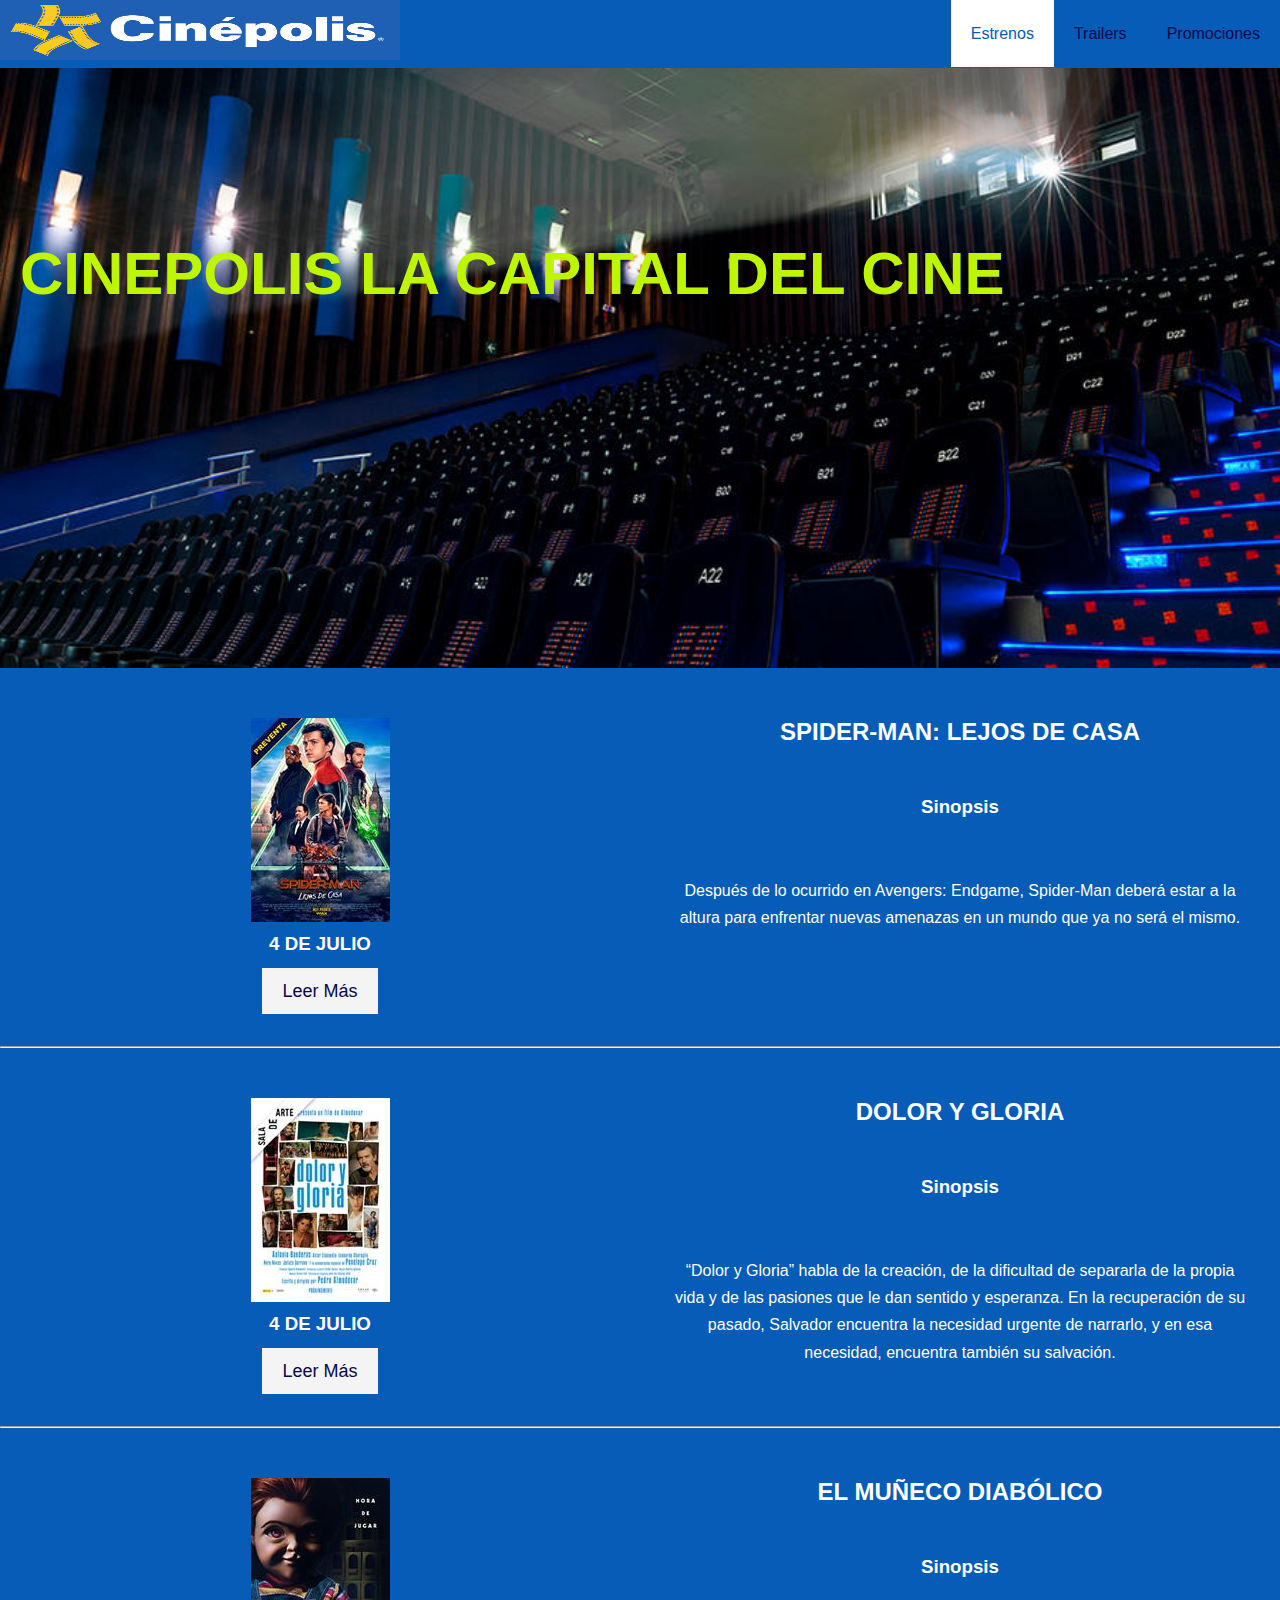
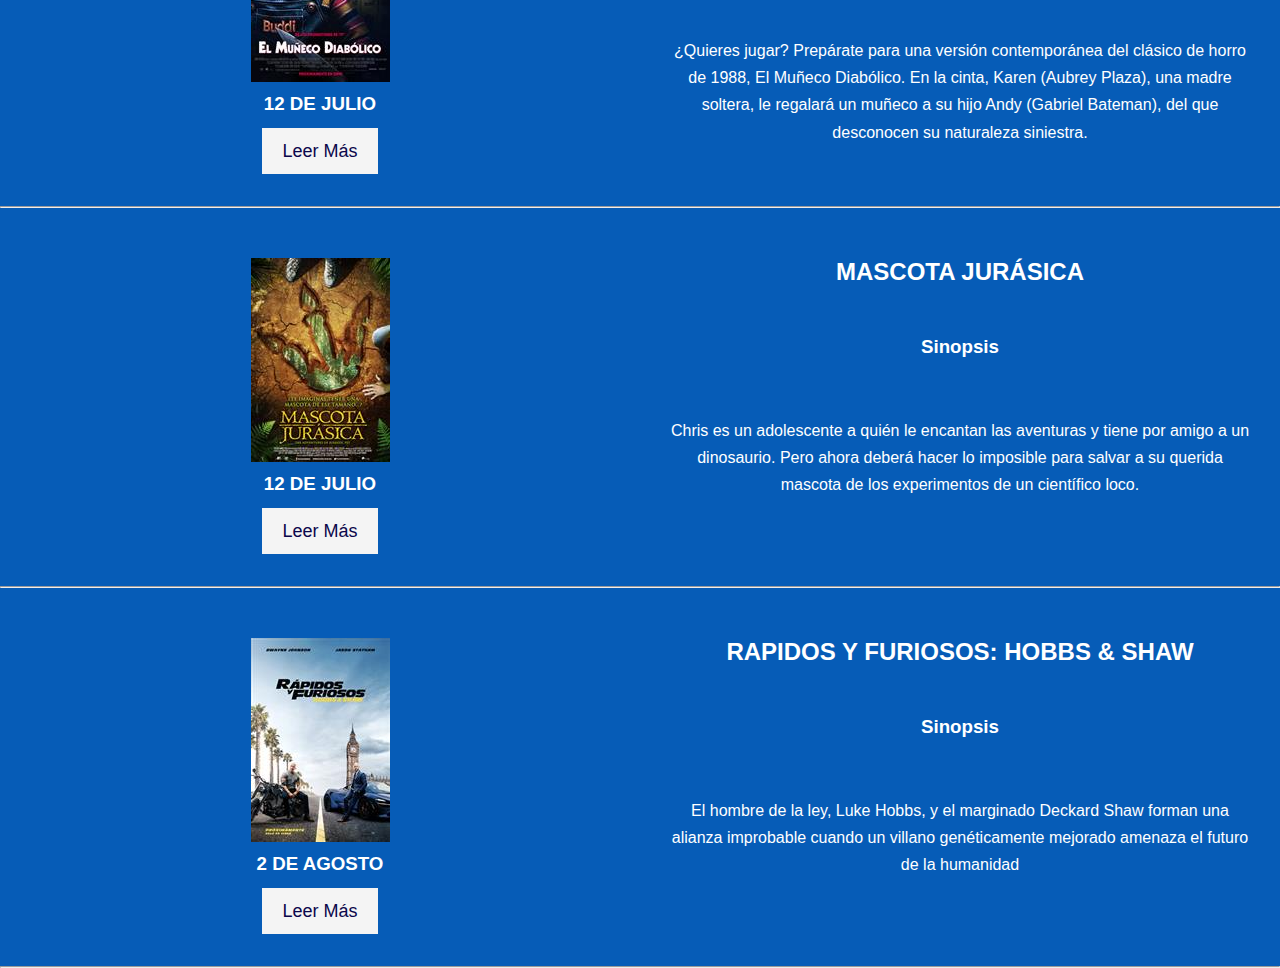
<file: index.html>
<!DOCTYPE html>
<html lang="en" dir="ltr">
  <head>
    <meta charset="utf-8">
    <meta name="viewport" content="width=device-width, initial-scale=1.0">
    <meta name="description" content="Examen">
    <meta name="keywords" content="Modulo 6 HTML">
    <meta name="robots" content="NOINDEX, NOFOLLOW">
    <meta name="author" content="FIME">
    <title> ESTRENOS | CINE</title>
    <link rel = "stylesheet" type = "text/css" href = "./CSS/styles.css">
  </head>
<body>
	<header>
	<nav id = "navbar">
		<div class = "navbar">
			<a href="./index.html"><img src=".\Imagenes\logo.png" alt="rayados" width = "400" height = "60"></a>
			<ul>
				<li><a class = "current" href = "./index.html">Estrenos</a></li>
				<li><a href = "./trailers.html">Trailers</a></li>
				<li><a href = "./promos.html">Promociones</a></li>
			</ul>
		</div>
    <div id = "welcome">
      <div class = "container">
        <div class = "welcome-content">
          <h1>CINEPOLIS LA CAPITAL DEL CINE</h1>
        </div>
      </div>
    </div>
    <section id = "home-info">
  <div class = "info-content1">
      <img src=".\Imagenes\spidy.jpg" alt="">
      <h3>4 DE JULIO</h3>
      <a href = "https://www.cinepolis.com/pelicula/spider-man-lejos-de-casa" class = "btn btn-light"> Leer Más</a>
  </div>
  <div class = "info-content1">
    <h2> SPIDER-MAN: LEJOS DE CASA</h2><br>
    <h3>Sinopsis</h3><br>
    <p>Después de lo ocurrido en Avengers: Endgame, Spider-Man deberá estar a la altura para enfrentar nuevas amenazas en un mundo que ya no será el mismo.</p>
  </div>
</section><hr>
  <section id = "home-info">
    <div class = "info-content1">
      <img src=".\Imagenes\dolor.jpg" alt="">
      <h3>4 DE JULIO</h3>
      <a href = "https://www.cinepolis.com/pelicula/dolor-y-gloria" class = "btn btn-light"> Leer Más</a>
    </div>
    <div class = "info-content1">
      <h2>DOLOR Y GLORIA</h2><br>
      <h3>Sinopsis</h3><br>
      <p>“Dolor y Gloria” habla de la creación, de la dificultad de separarla de la propia vida y de las pasiones que le dan sentido y esperanza. En la recuperación de su pasado, Salvador encuentra la necesidad urgente de narrarlo, y en esa necesidad, encuentra también su salvación.</p>
    </div>
  </section><hr>
  <section id = "home-info">
    <div class = "info-content1">
      <img src=".\Imagenes\chuky.jpg" alt="">
      <h3>12 DE JULIO</h3>
      <a href = "https://www.cinepolis.com/pelicula/el-muneco-diabolico" class = "btn btn-light"> Leer Más</a>
    </div>
    <div class = "info-content1">
      <h2>EL MUÑECO DIABÓLICO</h2><br>
      <h3>Sinopsis</h3><br>
      <p>¿Quieres jugar? Prepárate para una versión contemporánea del clásico de horro de 1988, El Muñeco Diabólico. En la cinta, Karen (Aubrey Plaza), una madre soltera, le regalará un muñeco a su hijo Andy (Gabriel Bateman), del que desconocen su naturaleza siniestra.</p>
    </div>
  </section><hr>
  <section id = "home-info">
    <div class = "info-content1">
      <img src=".\Imagenes\mascota.jpg" alt="">
      <h3>12 DE JULIO</h3>
      <a href = "https://www.cinepolis.com/pelicula/mascota-jurasica" class = "btn btn-light"> Leer Más</a>
    </div>
    <div class = "info-content1">
      <h2>MASCOTA JURÁSICA</h2><br>
      <h3>Sinopsis</h3><br>
      <p>Chris es un adolescente a quién le encantan las aventuras y tiene por amigo a un dinosaurio. Pero ahora deberá hacer lo imposible para salvar a su querida mascota de los experimentos de un científico loco.</p>
    </div>
  </section><hr>
  <section id = "home-info">
    <div class = "info-content1">
      <img src=".\Imagenes\rapidos.jpg" alt="">
      <h3>2 DE AGOSTO</h3>
      <a href = "https://www.cinepolis.com/pelicula/rapidos-y-furiosos-hobbs-shaw" class = "btn btn-light"> Leer Más</a>
    </div>
    <div class = "info-content1">
      <h2>RAPIDOS Y FURIOSOS: HOBBS & SHAW</h2><br>
      <h3>Sinopsis</h3><br>
      <p>El hombre de la ley, Luke Hobbs, y el marginado Deckard Shaw forman una alianza improbable cuando un villano genéticamente mejorado amenaza el futuro de la humanidad</p>
    </div>
  </section><hr>
	</nav>
</body>
</html>
</file>
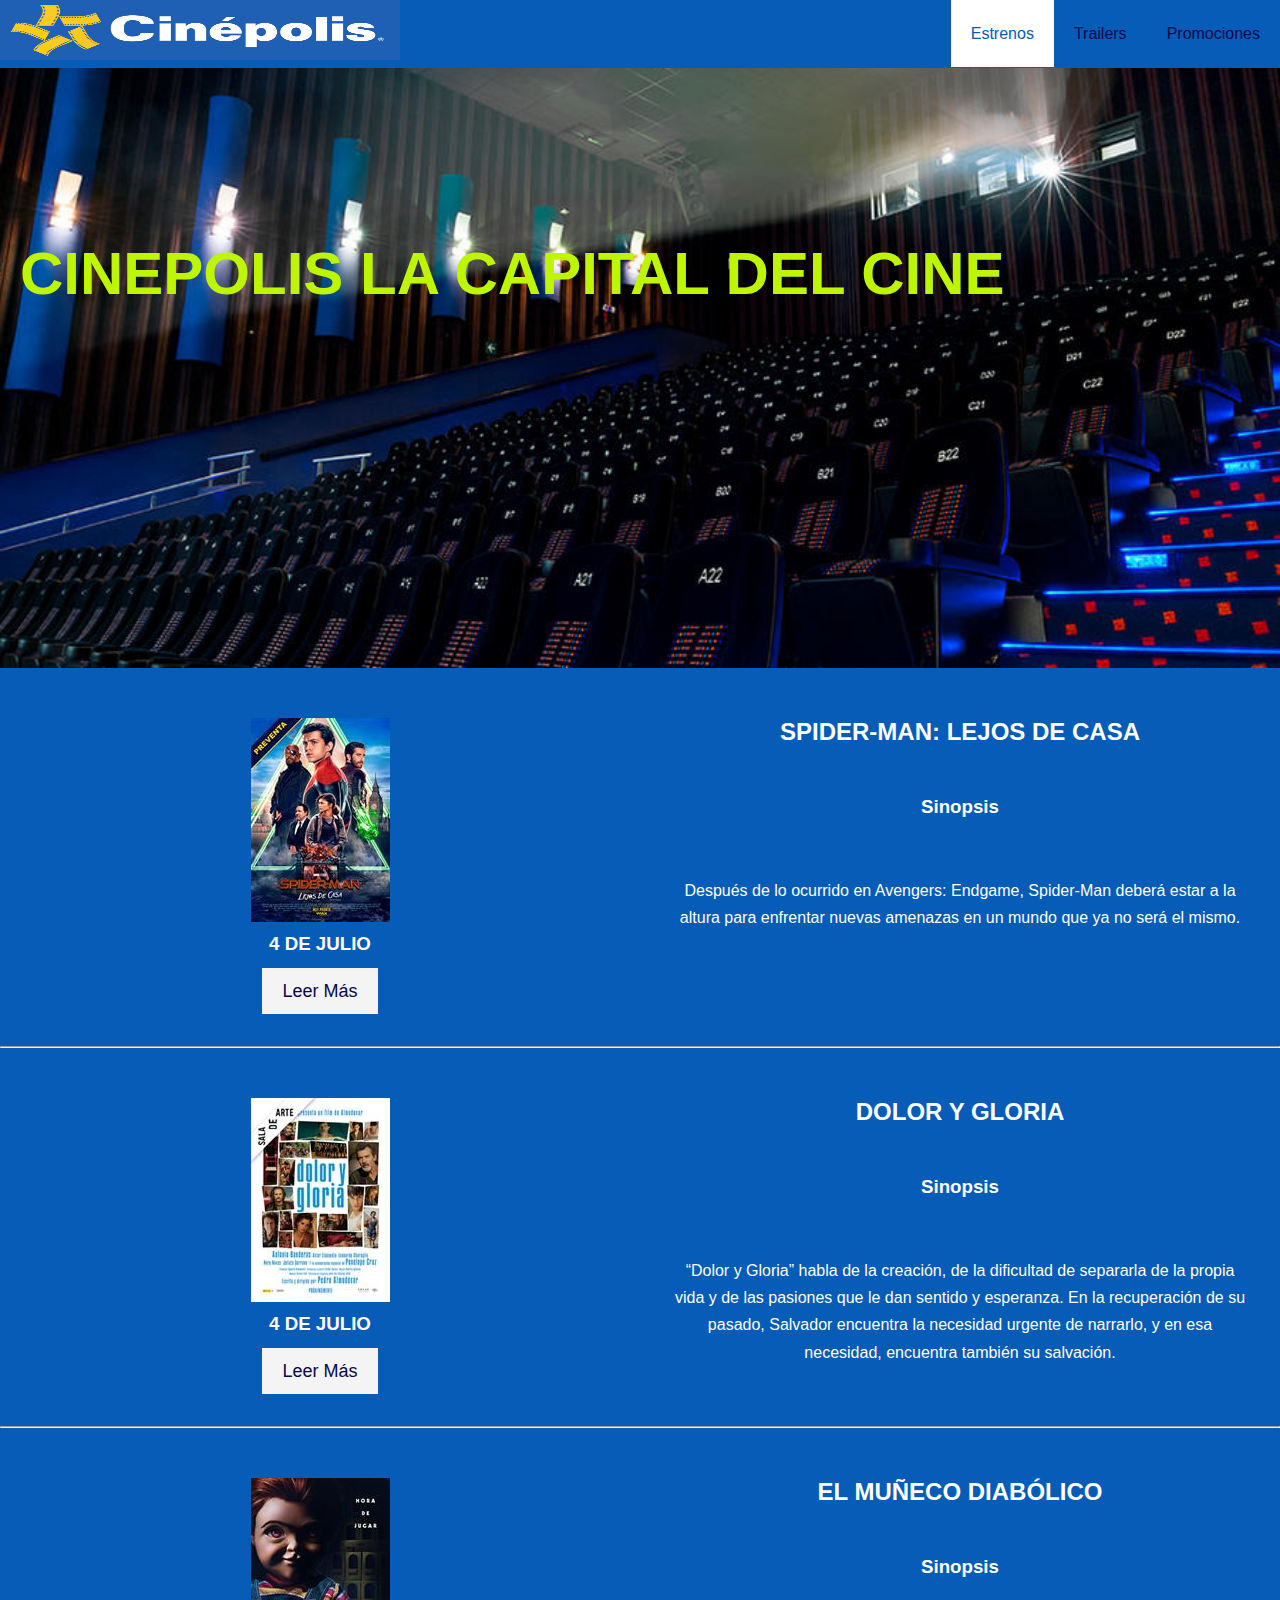
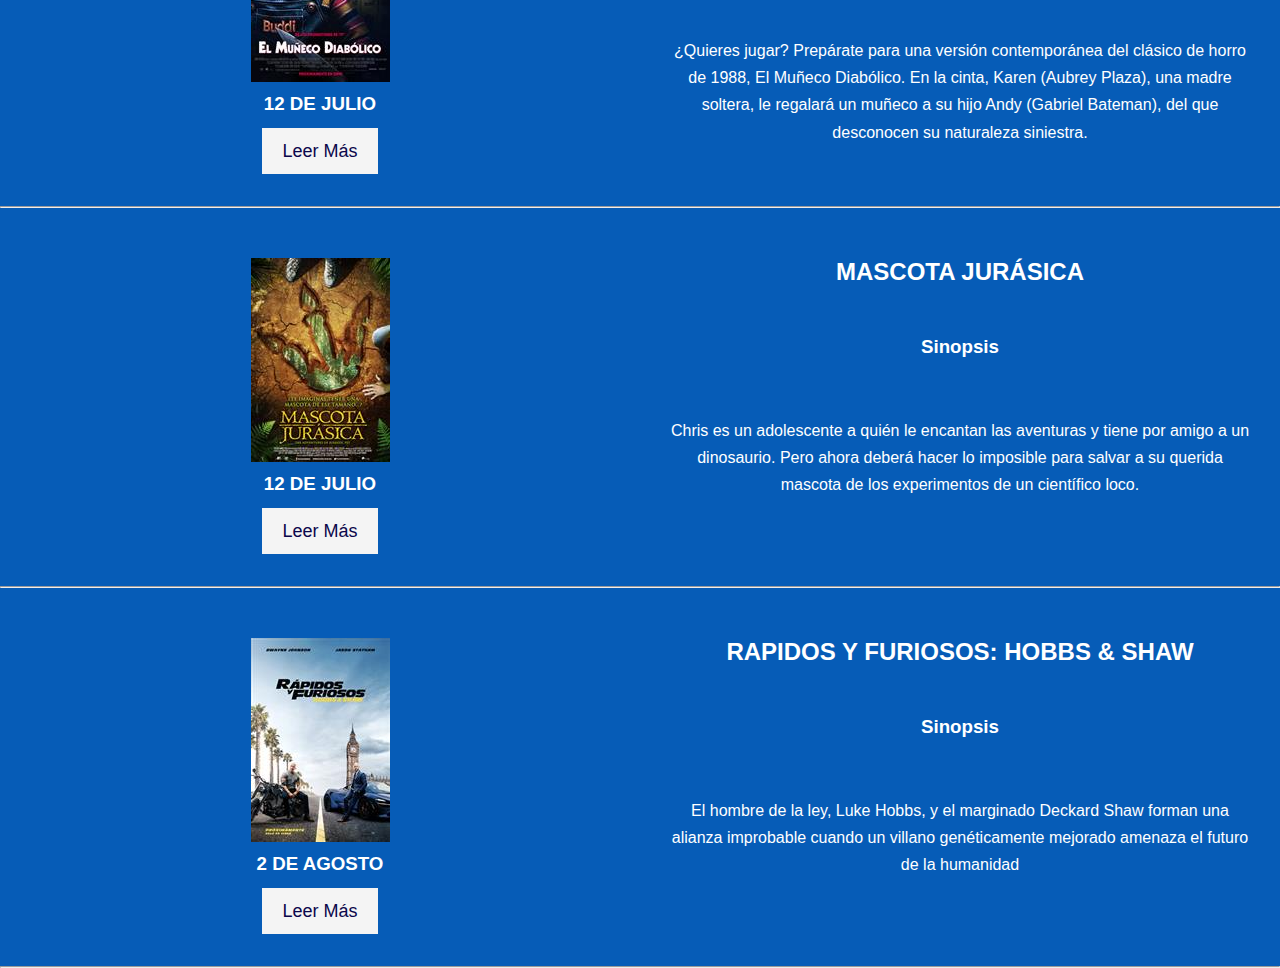
<file: estrenos.html>
<!DOCTYPE html>
<html lang="en" dir="ltr">
  <head>
    <meta charset="utf-8">
    <meta name="viewport" content="width=device-width, initial-scale=1.0">
    <meta name="description" content="Examen">
    <meta name="keywords" content="Modulo 6 HTML">
    <meta name="robots" content="NOINDEX, NOFOLLOW">
    <meta name="author" content="FIME">
    <title> ESTRENOS | CINE</title>
    <link rel = "stylesheet" type = "text/css" href = "./CSS/styles.css">
  </head>
<body>
	<header>
	<nav id = "navbar">
		<div class = "navbar">
			<a href="./estrenos.html"><img src=".\Imagenes\logo.png" alt="rayados" width = "400" height = "60"></a>
			<ul>
				<li><a class = "current" href = "./estrenos.html">Estrenos</a></li>
				<li><a href = "./trailers.html">Trailers</a></li>
				<li><a href = "./promos.html">Promociones</a></li>
			</ul>
		</div>
    <div id = "welcome">
      <div class = "container">
        <div class = "welcome-content">
          <h1>CINEPOLIS LA CAPITAL DEL CINE</h1>
        </div>
      </div>
    </div>
    <section id = "home-info">
  <div class = "info-content1">
      <img src=".\Imagenes\spidy.jpg" alt="">
      <h3>4 DE JULIO</h3>
      <a href = "https://www.cinepolis.com/pelicula/spider-man-lejos-de-casa" class = "btn btn-light"> Leer Más</a>
  </div>
  <div class = "info-content1">
    <h2> SPIDER-MAN: LEJOS DE CASA</h2><br>
    <h3>Sinopsis</h3><br>
    <p>Después de lo ocurrido en Avengers: Endgame, Spider-Man deberá estar a la altura para enfrentar nuevas amenazas en un mundo que ya no será el mismo.</p>
  </div>
</section><hr>
  <section id = "home-info">
    <div class = "info-content1">
      <img src=".\Imagenes\dolor.jpg" alt="">
      <h3>4 DE JULIO</h3>
      <a href = "https://www.cinepolis.com/pelicula/dolor-y-gloria" class = "btn btn-light"> Leer Más</a>
    </div>
    <div class = "info-content1">
      <h2>DOLOR Y GLORIA</h2><br>
      <h3>Sinopsis</h3><br>
      <p>“Dolor y Gloria” habla de la creación, de la dificultad de separarla de la propia vida y de las pasiones que le dan sentido y esperanza. En la recuperación de su pasado, Salvador encuentra la necesidad urgente de narrarlo, y en esa necesidad, encuentra también su salvación.</p>
    </div>
  </section><hr>
  <section id = "home-info">
    <div class = "info-content1">
      <img src=".\Imagenes\chuky.jpg" alt="">
      <h3>12 DE JULIO</h3>
      <a href = "https://www.cinepolis.com/pelicula/el-muneco-diabolico" class = "btn btn-light"> Leer Más</a>
    </div>
    <div class = "info-content1">
      <h2>EL MUÑECO DIABÓLICO</h2><br>
      <h3>Sinopsis</h3><br>
      <p>¿Quieres jugar? Prepárate para una versión contemporánea del clásico de horro de 1988, El Muñeco Diabólico. En la cinta, Karen (Aubrey Plaza), una madre soltera, le regalará un muñeco a su hijo Andy (Gabriel Bateman), del que desconocen su naturaleza siniestra.</p>
    </div>
  </section><hr>
  <section id = "home-info">
    <div class = "info-content1">
      <img src=".\Imagenes\mascota.jpg" alt="">
      <h3>12 DE JULIO</h3>
      <a href = "https://www.cinepolis.com/pelicula/mascota-jurasica" class = "btn btn-light"> Leer Más</a>
    </div>
    <div class = "info-content1">
      <h2>MASCOTA JURÁSICA</h2><br>
      <h3>Sinopsis</h3><br>
      <p>Chris es un adolescente a quién le encantan las aventuras y tiene por amigo a un dinosaurio. Pero ahora deberá hacer lo imposible para salvar a su querida mascota de los experimentos de un científico loco.</p>
    </div>
  </section><hr>
  <section id = "home-info">
    <div class = "info-content1">
      <img src=".\Imagenes\rapidos.jpg" alt="">
      <h3>2 DE AGOSTO</h3>
      <a href = "https://www.cinepolis.com/pelicula/rapidos-y-furiosos-hobbs-shaw" class = "btn btn-light"> Leer Más</a>
    </div>
    <div class = "info-content1">
      <h2>RAPIDOS Y FURIOSOS: HOBBS & SHAW</h2><br>
      <h3>Sinopsis</h3><br>
      <p>El hombre de la ley, Luke Hobbs, y el marginado Deckard Shaw forman una alianza improbable cuando un villano genéticamente mejorado amenaza el futuro de la humanidad</p>
    </div>
  </section><hr>
	</nav>
</body>
</html>
</file>
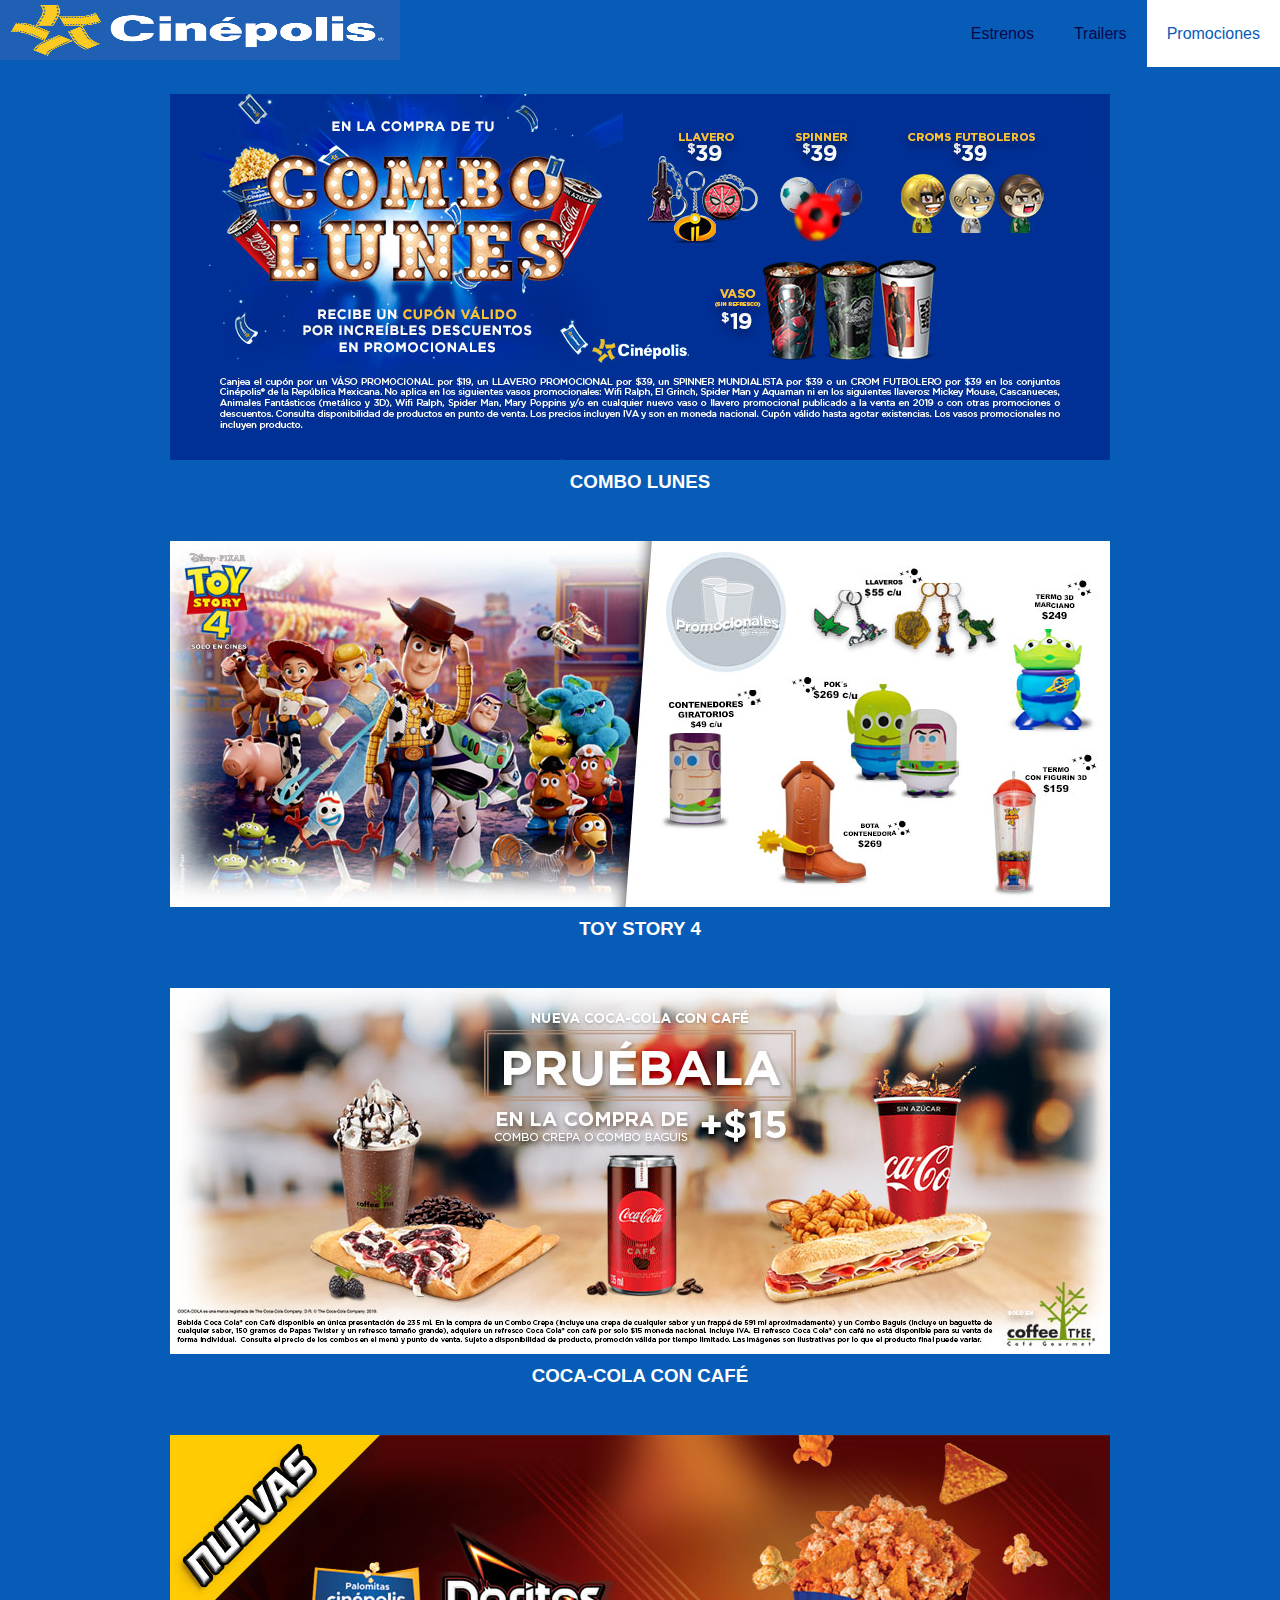
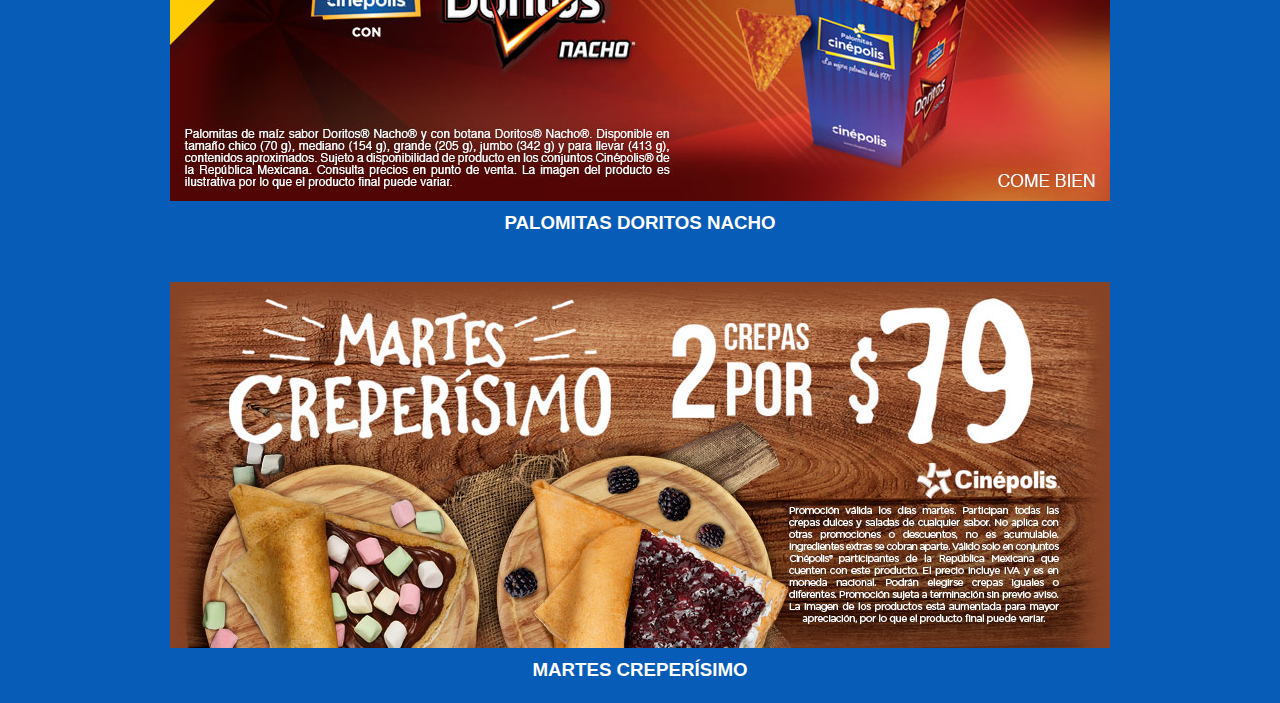
<file: promos.html>
<!DOCTYPE html>
<html lang="en" dir="ltr">
  <head>
    <meta charset="utf-8">
    <meta name="viewport" content="width=device-width, initial-scale=1.0">
    <meta name="description" content="Examen">
    <meta name="keywords" content="Modulo 6 HTML">
    <meta name="robots" content="NOINDEX, NOFOLLOW">
    <meta name="author" content="FIME">
    <title> PROMOCIONES</title>
    <link rel = "stylesheet" type = "text/css" href = "./CSS/styles.css">

  </head>
<body>
	<header>
	<nav id = "navbar">
		<div class = "navbar">
			<a href="./index.html"><img src=".\Imagenes\logo.png" alt="rayados" width = "400" height = "60"></a>
			<ul>
				<li><a href = "./index.html">Estrenos</a></li>
				<li><a href = "./trailers.html">Trailers</a></li>
				<li><a class = "current" href = "./promos.html">Promociones</a></li>
			</ul>
		</div>
    <div class="promos">
      <center> <img src=".\Imagenes\combo.jpg" alt=""> </center>
      <center> <h3>COMBO LUNES</h3> </center>
    </div>
    <div class="promos">
      <center> <img src=".\Imagenes\combo1.jpg" alt=""> </center>
      <center> <h3>TOY STORY 4</h3> </center>
    </div>
    <div class="promos">
      <center> <img src=".\Imagenes\combo2.jpg" alt=""> </center>
      <center> <h3>COCA-COLA CON CAFÉ</h3> </center>
    </div>
    <div class="promos">
      <center> <img src=".\Imagenes\combo3.jpg" alt=""> </center>
      <center> <h3>PALOMITAS DORITOS NACHO</h3> </center>
    </div>
    <div class="promos">
      <center> <img src=".\Imagenes\combo4.jpg" alt=""> </center>
      <center> <h3>MARTES CREPERÍSIMO</h3> </center>
    </div>
  </body>
  </html>
</file>
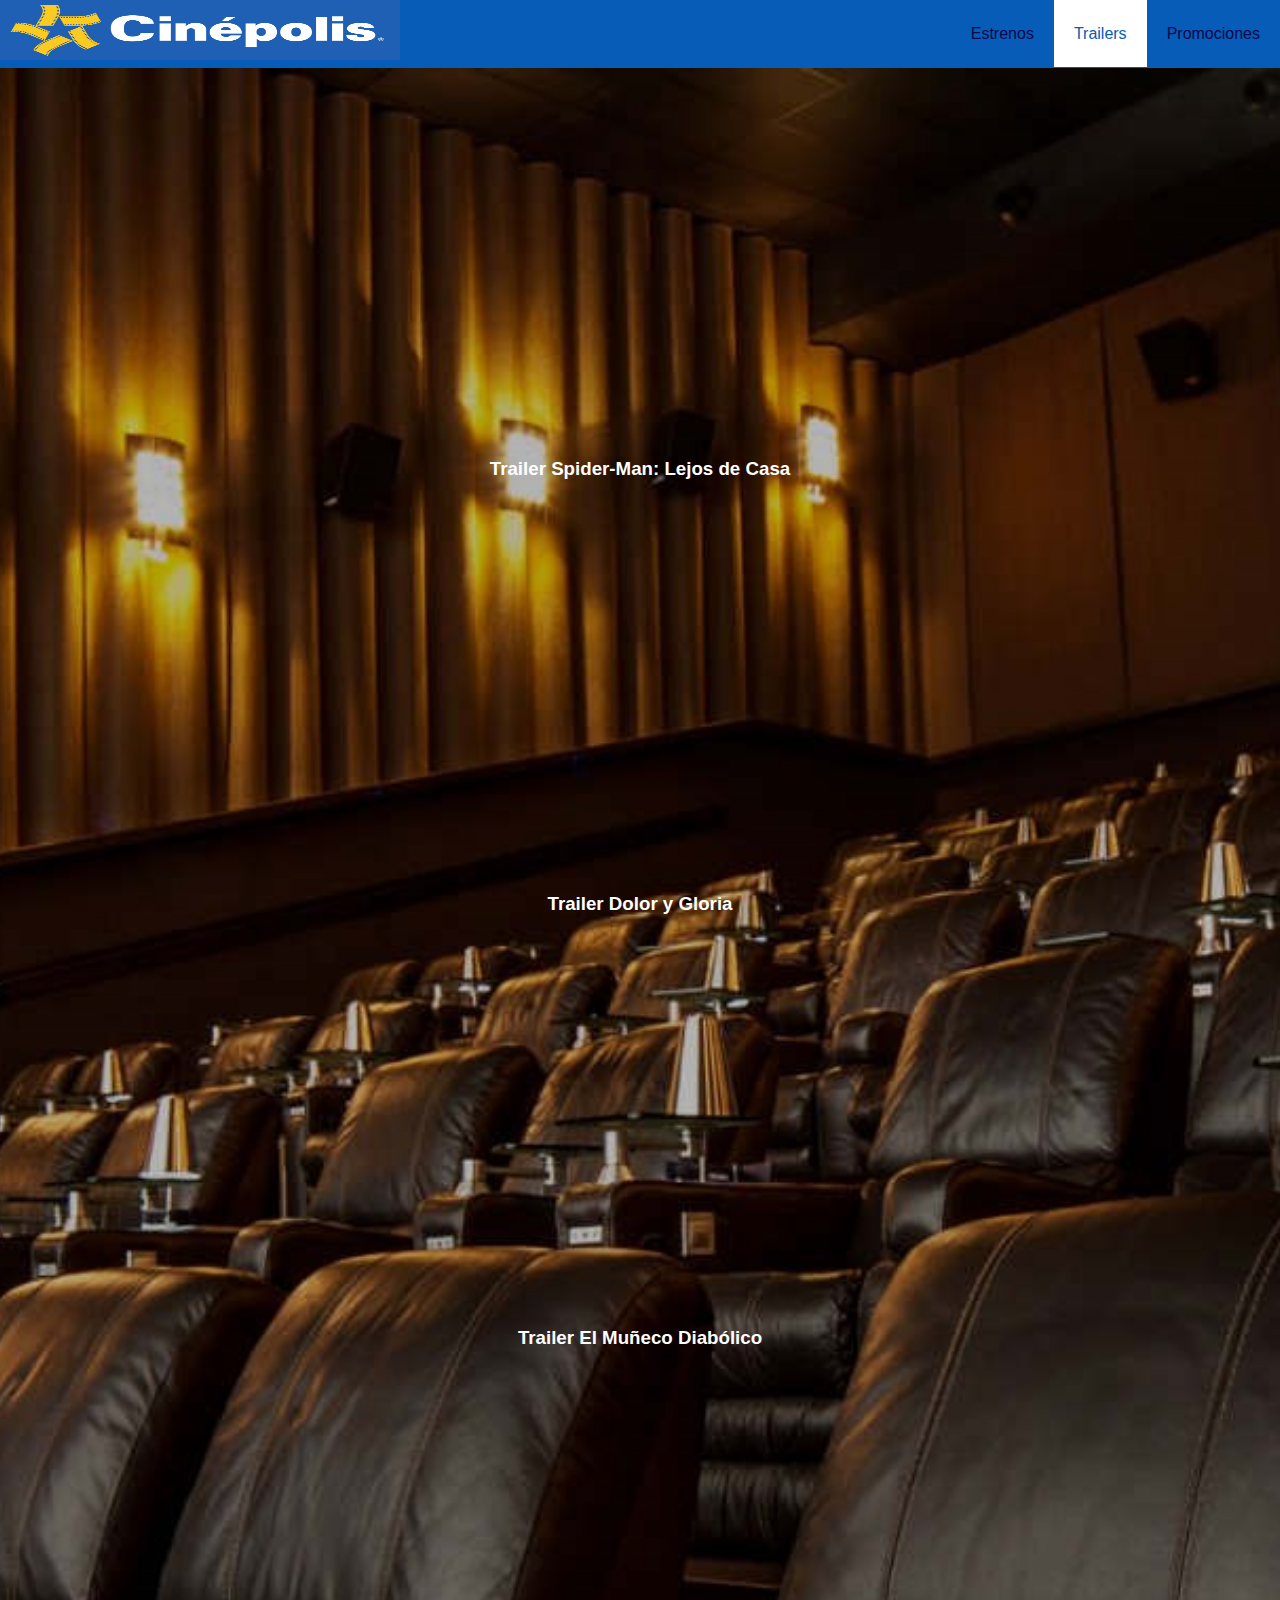
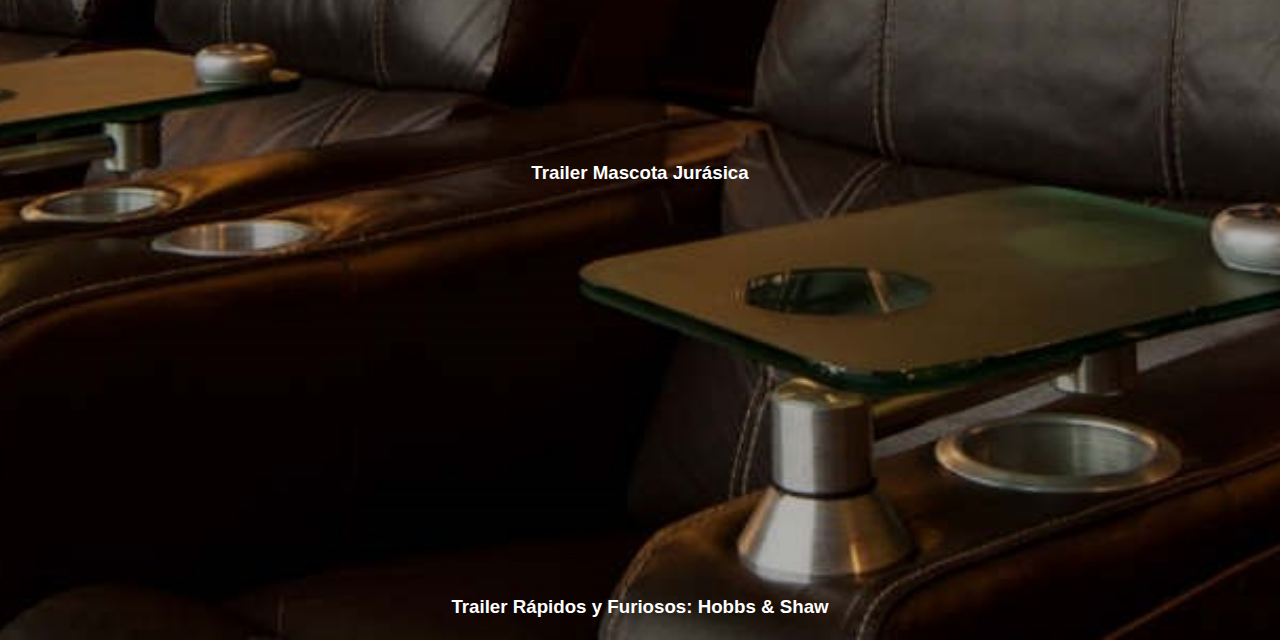
<file: trailers.html>
<!DOCTYPE html>
<html lang="en" dir="ltr">
  <head>
    <meta charset="utf-8">
    <meta name="viewport" content="width=device-width, initial-scale=1.0">
    <meta name="description" content="Examen">
    <meta name="keywords" content="Modulo 6 HTML">
    <meta name="robots" content="NOINDEX, NOFOLLOW">
    <meta name="author" content="FIME">
    <title> TRAILERS</title>
    <link rel = "stylesheet" type = "text/css" href = "./CSS/styles.css">
  </head>
<body>
	<header>
	<nav id = "navbar">
		<div class = "navbar">
			<a href="./index.html"><img src=".\Imagenes\logo.png" alt="rayados" width = "400" height = "60"></a>
			<ul>
				<li><a href = "./index.html">Estrenos</a></li>
				<li><a class = "current" href = "./trailers.html">Trailers</a></li>
				<li><a href = "./promos.html">Promociones</a></li>
			</ul>
		</div>
    <section id="fondo1">
    <div class="video">
      <center>  <iframe width="560" height="315" src="https://www.youtube.com/embed/wRpIINuQ3aI" frameborder="0" allow="accelerometer; autoplay; encrypted-media; gyroscope; picture-in-picture" allowfullscreen></iframe> </center>
      <center> <h3>Trailer Spider-Man: Lejos de Casa</h3> </center>
    </div>
    <div class="video">
      <center> <iframe width="560" height="315" src="https://www.youtube.com/embed/4GMO3BgUIOk" frameborder="0" allow="accelerometer; autoplay; encrypted-media; gyroscope; picture-in-picture" allowfullscreen></iframe> </center>
      <center> <h3>Trailer Dolor y Gloria</h3> </center>
    </div>
    <div class="video">
      <center> <iframe width="560" height="315" src="https://www.youtube.com/embed/3QkBwIb_6o0" frameborder="0" allow="accelerometer; autoplay; encrypted-media; gyroscope; picture-in-picture" allowfullscreen></iframe> </center>
      <center> <h3>Trailer El Muñeco Diabólico</h3> </center>
    </div>
    <div class="video">
      <center> <iframe width="560" height="315" src="https://www.youtube.com/embed/MLGIVuN4Jpw" frameborder="0" allow="accelerometer; autoplay; encrypted-media; gyroscope; picture-in-picture" allowfullscreen></iframe> </center>
      <center> <h3>Trailer Mascota Jurásica</h3> </center>
    </div>
    <div class="video">
      <center> <iframe width="560" height="315" src="https://www.youtube.com/embed/10R6Nku7DrI" frameborder="0" allow="accelerometer; autoplay; encrypted-media; gyroscope; picture-in-picture" allowfullscreen></iframe> </center>
      <center> <h3>Trailer Rápidos y Furiosos: Hobbs & Shaw</h3> </center>
    </div>
    </section>
</body>
</html>
</file>
<file: CSS/styles.css>
/* Navbar*/

#navbar {
     background: #065cb7;
     color: #fff;
     overflow: auto;
   }

  #navbar a {
    color: #0b074b;
  }

  #navbar ul {
    list-style: none;
    float: right;
  }

  #navbar ul li{
    float: left;
  }

  #navbar ul li a {
    display: block;
    padding: 20px;
    text-align: center;
  }

  #navbar ul li a:hover,
  #navbar ul li a.current {
    border-color: #065cb7;
    background: #fff;
    color: #065cb7;
  }

  /* Padding */

.py-1 { padding: 10px 0; }
.py-2 { padding: 20px 0; }
.py-3 { padding: 30px 0; }

* {
    margin: 0;
    padding: 0;
    box-sizing: border-box;
  }

  /* Menú */
  html, body {
    font-family: 'Segoe UI', Tahoma, Geneva, Verdana, sans-serif;
    line-height: 1.7em;
  }

  a {
    text-decoration: none;
  }

  h1, h2, h3 {
    padding-bottom: 20px;
  }

  p {
    margin: 10px 0;
    }
  /* Clases General */

  .container {
    margin: auto;
    max-width: 100%;
    overflow: auto;
    padding: 0 20px;
  }

  .btn {
    display: inline-bloc;
    font-size: 18px;
    color: #0b074b;
    background: #fff;
    padding: 13px 20px;
    border: none;
    cursor: pointer;
  }

  .btn:hover {
    background: #bef503;
  }

  .btn-light {
    background: #f4f4f4;
    color: #0b074b;
  }
  /* Bienvenida */

   #welcome {
     background: url('../Imagenes/fondo.jpg') no-repeat center center/cover;
     height: 600px;
   }

   #welcome .welcome-content {
     color: #bef503;
     text-align: justify;
     padding-top: 170px;
   }

   #welcome .welcome-content h1 {
     font-size: 60px;
     line-height: 1.2em;
   }

   #welcome .container {
     overflow: hidden !important;
   }

   /* Información Principal */

#home-info {
  height: 315px;
}

#home-info .info-content1 {
  float: left;
  width: 50%;
  height: 120%;
  text-align: center;
  padding: 50px 30px;
  overflow: hidden;
  background-color: #065cb7;
}

/* Trailer*/

.video {
  padding-top: 5%;
}
#fondo1 {
    background: url('../Imagenes/fondo1.jpg') no-repeat center center/cover;
}

/* Promos*/

.promos{
  padding-top: 2%;
}
</file>
